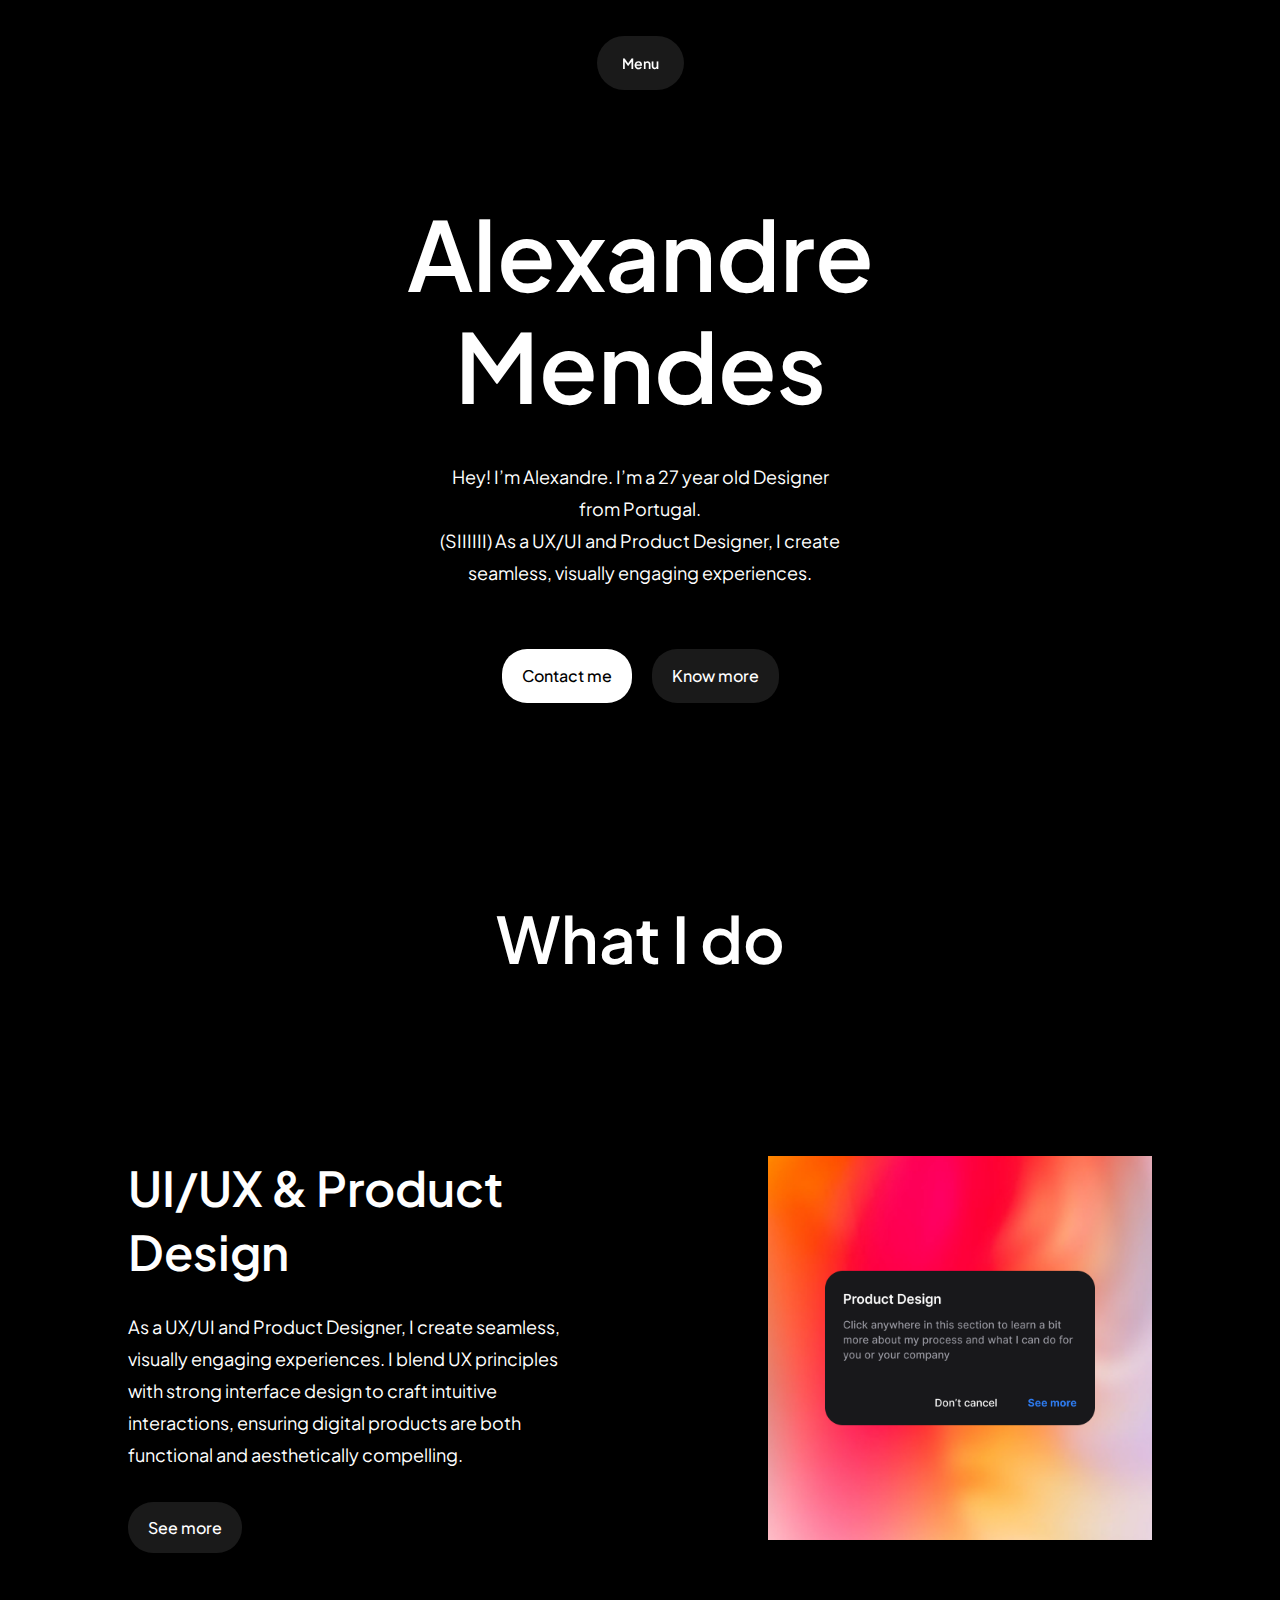
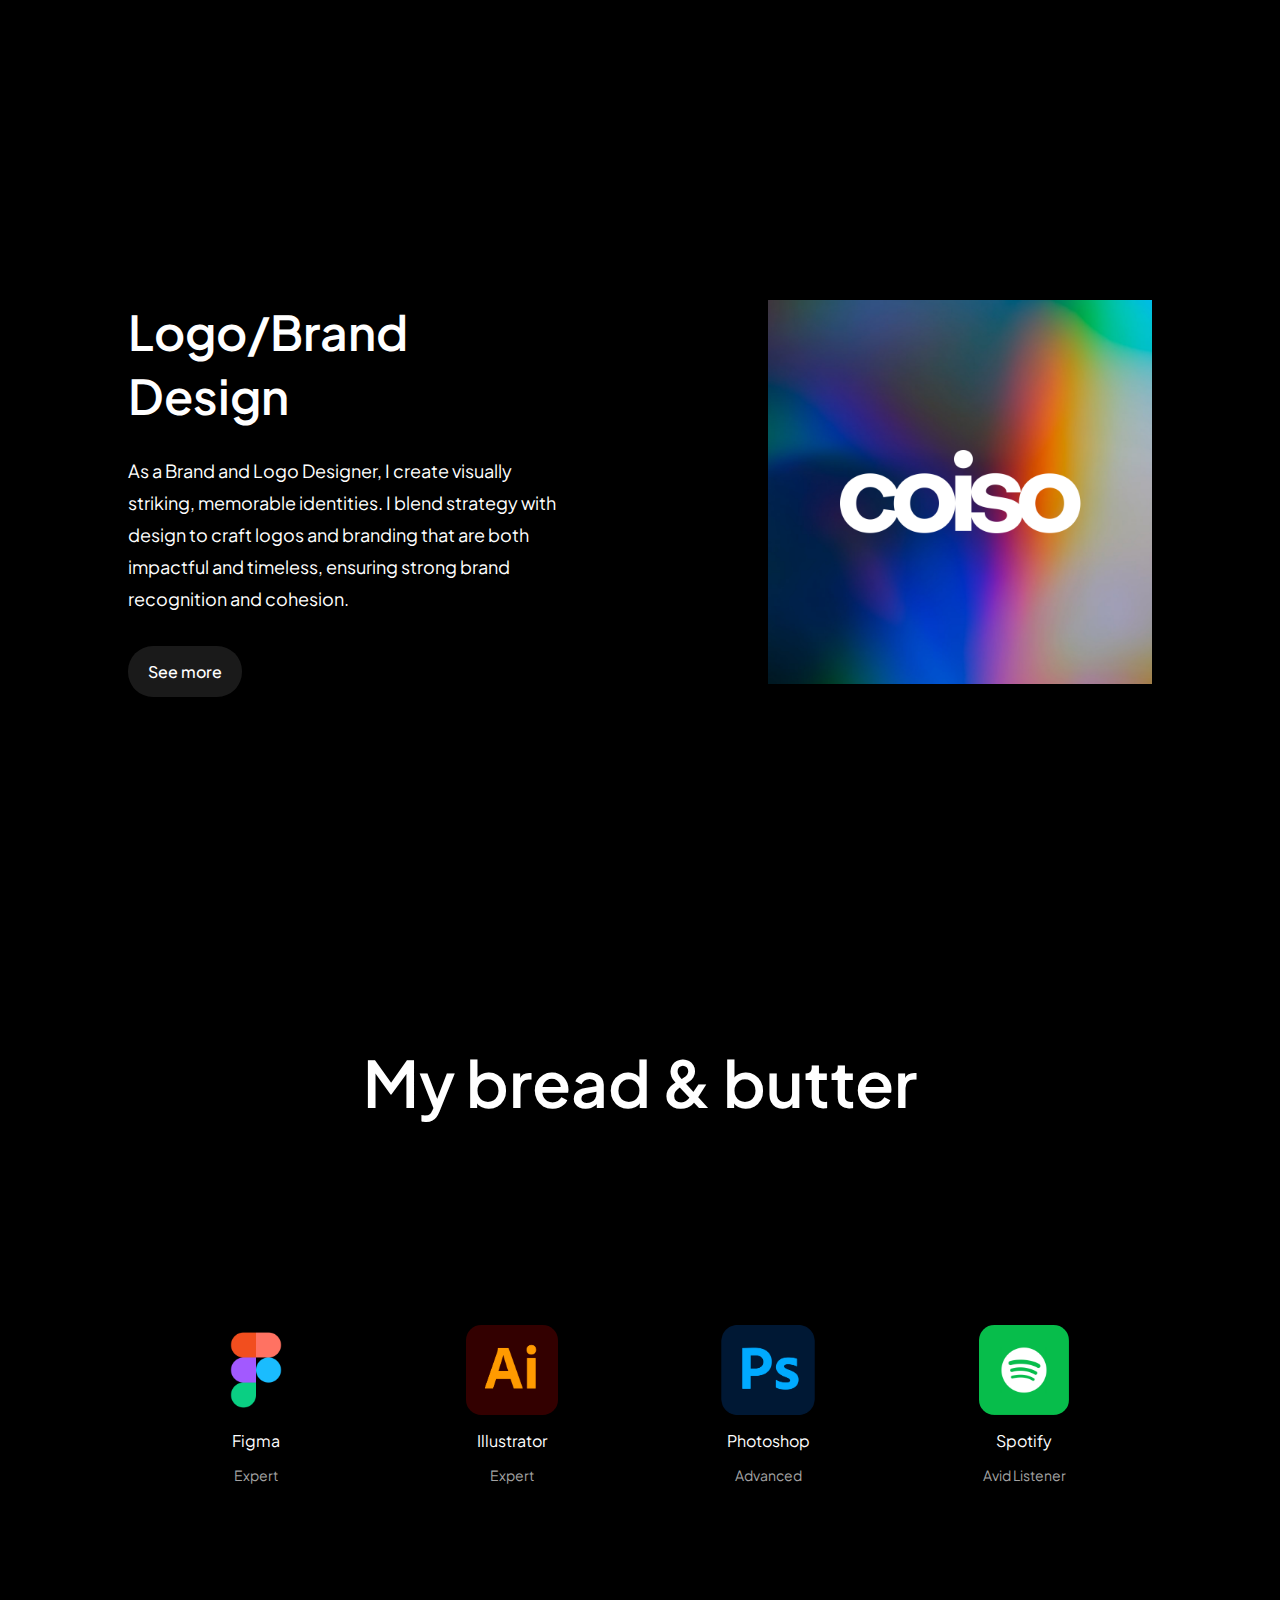
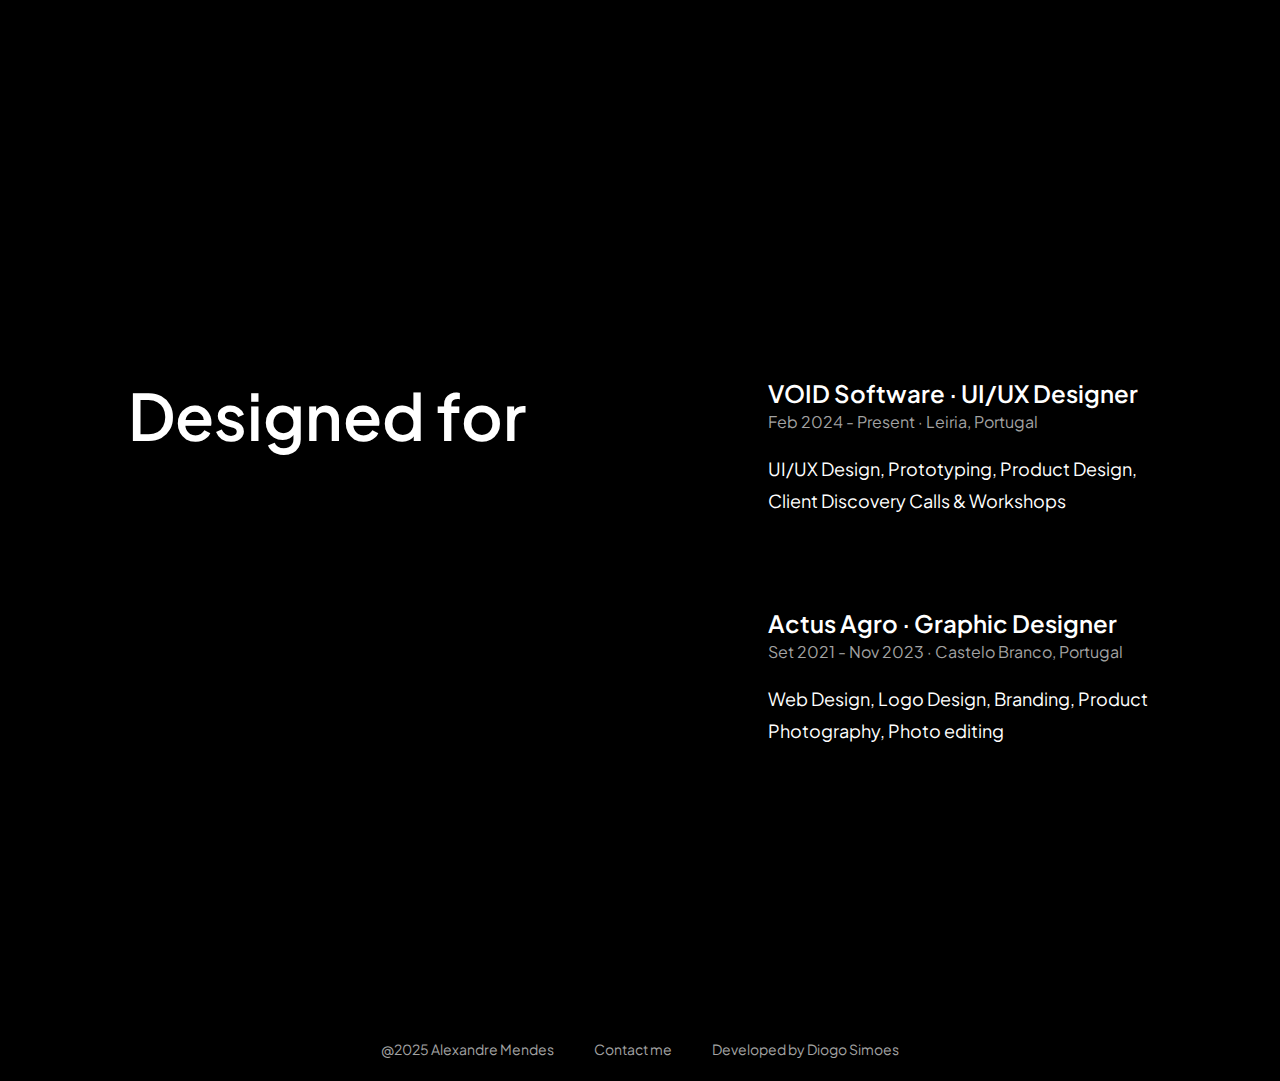
<file: index.html>
<!DOCTYPE html>
<html lang="en">

<head>
    <meta charset="UTF-8">
    <meta name="viewport" content="width=device-width, initial-scale=1.0">
    <link rel="preconnect" href="https://fonts.googleapis.com">
    <link rel="preconnect" href="https://fonts.gstatic.com" crossorigin>
    <link href="https://fonts.googleapis.com/css2?family=JetBrains+Mono:ital,wght@0,100..800;1,100..800&family=Plus+Jakarta+Sans:ital,wght@0,200..800;1,200..800&family=Space+Grotesk:wght@300..700&display=swap" rel="stylesheet">
    <link rel="stylesheet" href="styles/style.css">
    <link rel="stylesheet" href="styles/footer.css">
    <link rel="stylesheet" href="styles/navbar.css">
    <title>Alex Mendes</title>
</head>

<body>
    <div class="navbar">
        <div class="navbar-content">
            <p class="menu-button txt-button">Menu</p>
            <a class="navbar-button txt-button" href="./index.html">Home</a>
            <a class="navbar-button txt-button" href="./about.html">About</a>
            <a class="navbar-button txt-button" href="./uiux.html">UI/UX</a>
            <a class="navbar-button txt-button" href="./logos.html">Logos</a>
            <a class="navbar-button txt-button" id="navbar-contact-me" href="https://www.linkedin.com/in/alexandre-mendes-uiux">Contact me</a>
        </div>
        <div class="more">
            <div class="bar"></div>
            <p>More</p>
        </div>
    </div>

    <div class="flex col">
        <div class="page flex center-content">
            <div class="intro flex col">
                <h1 class="title txt-title-extra-large">Alexandre Mendes</h1>
                <p class="description txt-large">Hey! I’m Alexandre. I’m a 27 year old Designer from Portugal. </br>(SIIIIII) As a
                    UX/UI and Product Designer, I create seamless, visually engaging experiences.</p>
                <div class="button-wrapper flex row">
                    <a href="https://www.linkedin.com/in/alexandre-mendes-uiux" class="button txt-button active">Contact me</a>
                    <a href="./about.html" class="button txt-button">Know more</a>
                </div>
            </div>
        </div>

        <div class="page flex center-content">
            <h1 class="title txt-title-large">What I do</h1>
        </div>  

        <div class="page flex center-content">
            <div class="content-wrapper flex row">
                <div class="content">
                    <h1 class="title txt-title-medium">UI/UX & Product Design</h1>
                    <p class="description txt-large">As a UX/UI and Product Designer, I create seamless, visually engaging
                        experiences. I blend UX principles with strong interface design to craft intuitive interactions,
                        ensuring digital products are both functional and aesthetically compelling.</p>
                    <div class="button-wrapper">
                        <a  href="./uiux.html" class="button txt-button">See more</a>
                    </div>
                </div>
                <div class="image">
                    <img src="images/product_design.png" alt="product_design.png">
                </div>
            </div>
        </div>

        <div class="page flex center-content">
            <div class="content-wrapper flex row">
                <div class="content">
                    <h1 class="title txt-title-medium">Logo/Brand Design</h1>
                    <p class="description txt-large">As a Brand and Logo Designer, I create visually striking, memorable
                        identities. I blend strategy with design to craft logos and branding that are both impactful and
                        timeless, ensuring strong brand recognition and cohesion.</p>
                    <div class="button-wrapper">
                        <a href="./logos.html" class="button txt-button">See more</a>
                    </div>
                </div>
                <div class="image">
                    <img src="images/coiso.png" alt="coiso.png">
                </div>
            </div>
        </div>

        <div class="page flex center-content">
            <div class="content-wrapper flex col icons">
                <h1 class="title txt-title-large">My bread & butter </h1>
                <div class="content flex row icons">
                    <div class="icon">
                        <img src="images/figma.png" alt="">
                        <h1 class="txt-medium">Figma</h1>
                        <p class="txt-small">Expert</p>
                        <p class="hidden txt-small">UI/UX Design, Flow &interactions design and Component Libraries</p>
                    </div>
                    <div class="icon">
                        <img src="images/illustrator.png" alt="">
                        <h1 class="txt-medium">Illustrator</h1>
                        <p class="txt-small">Expert</p>
                        <p class="hidden txt-small">Pixel perfect Logo creation, illustrations and Graphic Design</p>
                    </div>
                    <div class="icon">
                        <img src="images/photoshop.png" alt="">
                        <h1 class="txt-medium">Photoshop</h1>
                        <p class="txt-small">Advanced</p>
                        <p class="hidden txt-small">Photo Editing in product photography, Portraits & more</p>
                    </div>
                    <div class="icon">
                        <img src="images/spotify.png" alt="">
                        <h1 class="txt-medium">Spotify</h1>
                        <p class="txt-small">Avid Listener</p>
                        <p class="hidden txt-small">Tyler, the Creator and Kendrick Lamar, with a bit of R&B on top</p>
                    </div>
                </div>
            </div>
        </div>

        <div class="page flex center-content">
            <div class="content-wrapper flex">
                <div class="content experience flex row">
                    <div>
                        <h1 class="title txt-title-large">Designed for</h1>
                    </div>
                    <div>
                        <div class="flex col experience-item">
                            <h1 class="title txt-title-extra-small">VOID Software · UI/UX Designer</h1>
                            <p class="date txt-medium">Feb 2024 - Present · Leiria, Portugal</p>
                            <p class="description txt-large">UI/UX Design, Prototyping, Product Design, Client Discovery Calls &
                                Workshops</p>
                        </div>
                        <div class="flex col experience-item">
                            <h1 class="title txt-title-extra-small">Actus Agro · Graphic Designer</h1>
                            <p class="date txt-medium">Set 2021 - Nov 2023 · Castelo Branco, Portugal</p>
                            <p class="description txt-large">Web Design, Logo Design, Branding, Product Photography, Photo editing
                            </p>
                        </div>
                    </div>
                </div>
            </div>
        </div>

        <div class="footer">
            <p class="txt-small">@2025 Alexandre Mendes</p>
            <a class="txt-small"href="https://www.linkedin.com/in/alexandre-mendes-uiux">Contact me</a>
            <p class="txt-small">Developed by Diogo Simoes</p>
        </div>

    </div>
    
    <script src="scripts/navbar.js"></script>
</body>

</html>
</file>
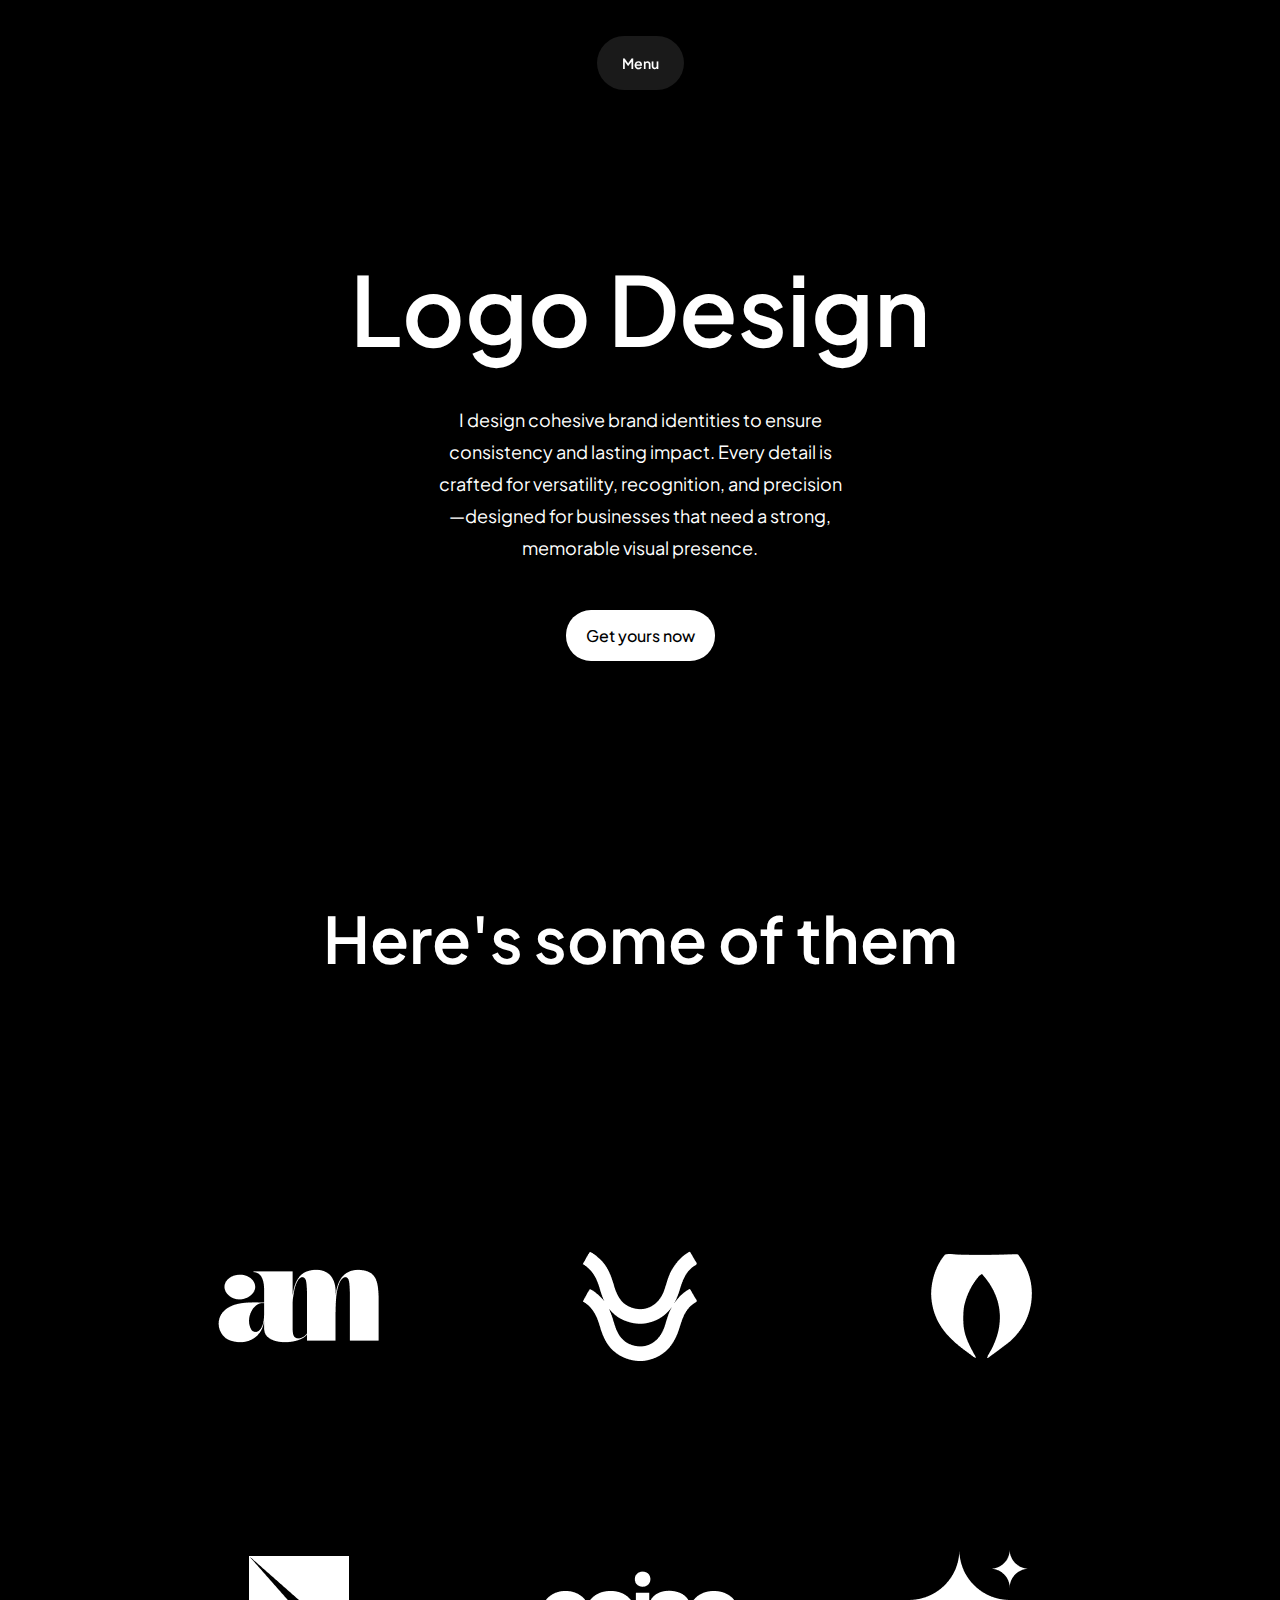
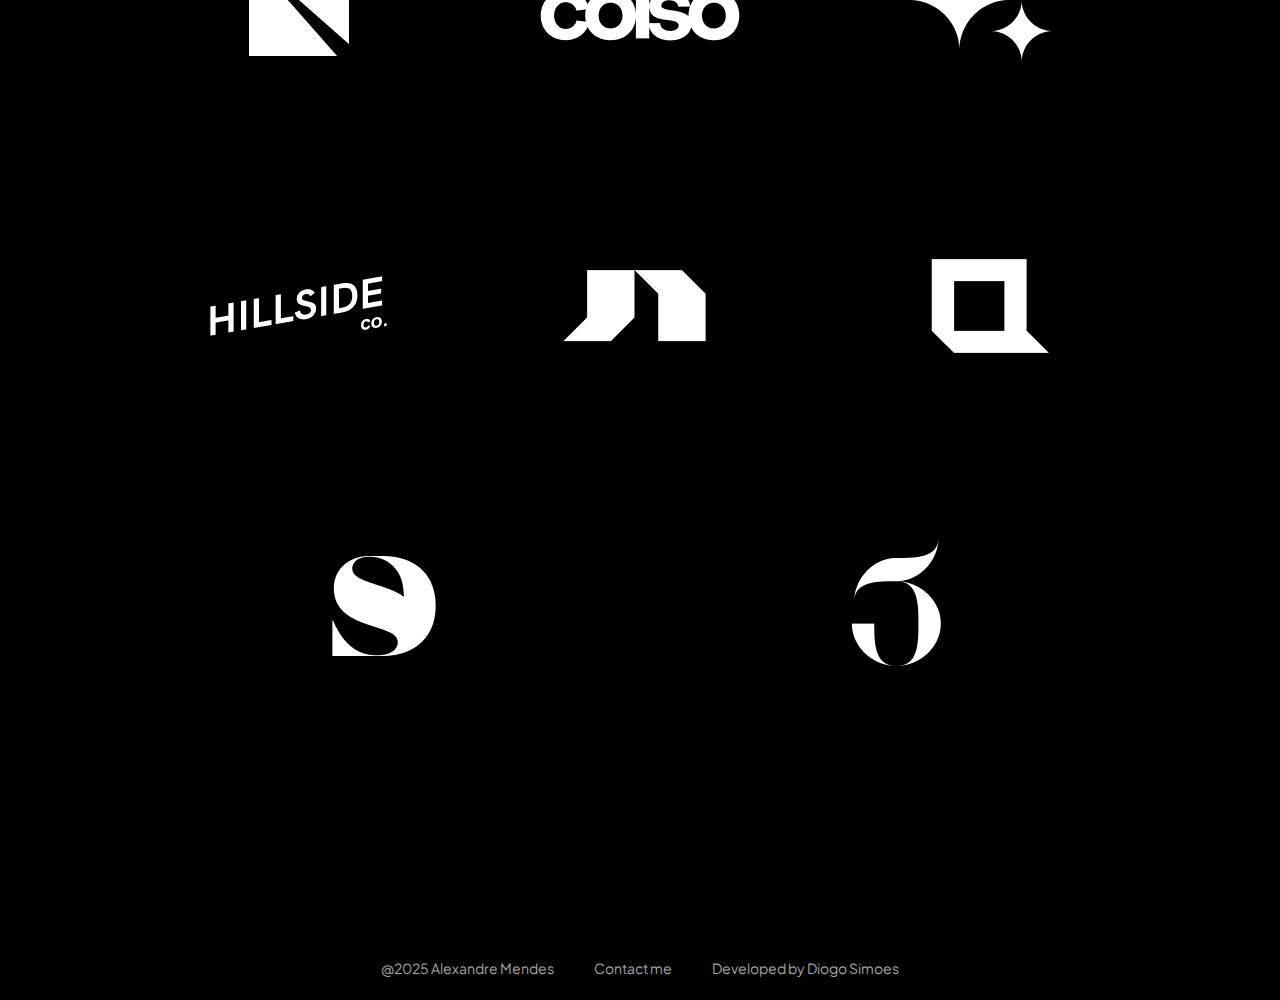
<file: logos.html>
<!DOCTYPE html>
<html lang="en">

<head>
    <meta charset="UTF-8">
    <meta name="viewport" content="width=device-width, initial-scale=1.0">
    <link rel="preconnect" href="https://fonts.googleapis.com">
    <link rel="preconnect" href="https://fonts.gstatic.com" crossorigin>
    <link
        href="https://fonts.googleapis.com/css2?family=JetBrains+Mono:ital,wght@0,100..800;1,100..800&family=Plus+Jakarta+Sans:ital,wght@0,200..800;1,200..800&family=Space+Grotesk:wght@300..700&display=swap"
        rel="stylesheet">
    <link rel="stylesheet" href="styles/style.css">
    <link rel="stylesheet" href="styles/footer.css">
    <link rel="stylesheet" href="styles/navbar.css">
    <title>Alex - Logos</title>
</head>

<body>
    <div class="navbar">
        <div class="navbar-content">
            <p class="menu-button txt-button">Menu</p>
            <a class="navbar-button txt-button" href="./index.html">Home</a>
            <a class="navbar-button txt-button" href="./about.html">About</a>
            <a class="navbar-button txt-button" href="./uiux.html">UI/UX</a>
            <a class="navbar-button txt-button" href="./logos.html">Logos</a>
            <a class="navbar-button txt-button" id="navbar-contact-me" href="https://www.linkedin.com/in/alexandre-mendes-uiux">Contact me</a>
        </div>
        <div class="more">
            <div class="bar"></div>
            <p>More</p>
        </div>
    </div>

    <div class="flex col">
        <div class="page flex center-content">
            <div class="intro flex col">
                <h1 class="title txt-title-extra-large">Logo Design</h1>
                <p class="description txt-large">I design cohesive brand identities to ensure consistency and lasting impact.
                    Every detail is crafted for versatility, recognition, and precision—designed for businesses that
                    need a strong, memorable visual presence. </p>
                <div class="button-wrapper">
                    <a href="https://www.linkedin.com/in/alexandre-mendes-uiux" class="button txt-button active">Get yours now</a>
                </div>
            </div>
        </div>

        <div class="page flex center-content">
            <h1 class="title txt-title-large">Here's some of them</h1>
        </div>

        <div class="page flex center-content">
            <div class="content-wrapper flex row logos">
                <div class="content flex row logos">
                    <img class="logo" src="images/logos/Logo_1.png" alt="">
                    <img class="logo" src="images/logos/Logo_2.png" alt="">
                    <img class="logo" src="images/logos/Logo_3.png" alt="">
                    <img class="logo" src="images/logos/Logo_4.png" alt="">
                    <img class="logo" src="images/logos/Logo_5.png" alt="">
                    <img class="logo" src="images/logos/Logo_6.png" alt="">
                    <img class="logo" src="images/logos/Logo_7.png" alt="">
                    <img class="logo" src="images/logos/Logo_8.png" alt="">
                    <img class="logo" src="images/logos/Logo_9.png" alt="">
                    <img class="logo" src="images/logos/Logo_10.png" alt="">
                    <img class="logo" src="images/logos/Logo_11.png" alt="">
                </div>
            </div>
        </div>

        <div class="footer">
            <p class="txt-small">@2025 Alexandre Mendes</p>
            <a class="txt-small" href="https://www.linkedin.com/in/alexandre-mendes-uiux">Contact me</a>
            <p class="txt-small">Developed by Diogo Simoes</p>
        </div>

    </div>
    <script src="scripts/navbar.js"></script>
</body>

</html>
</file>
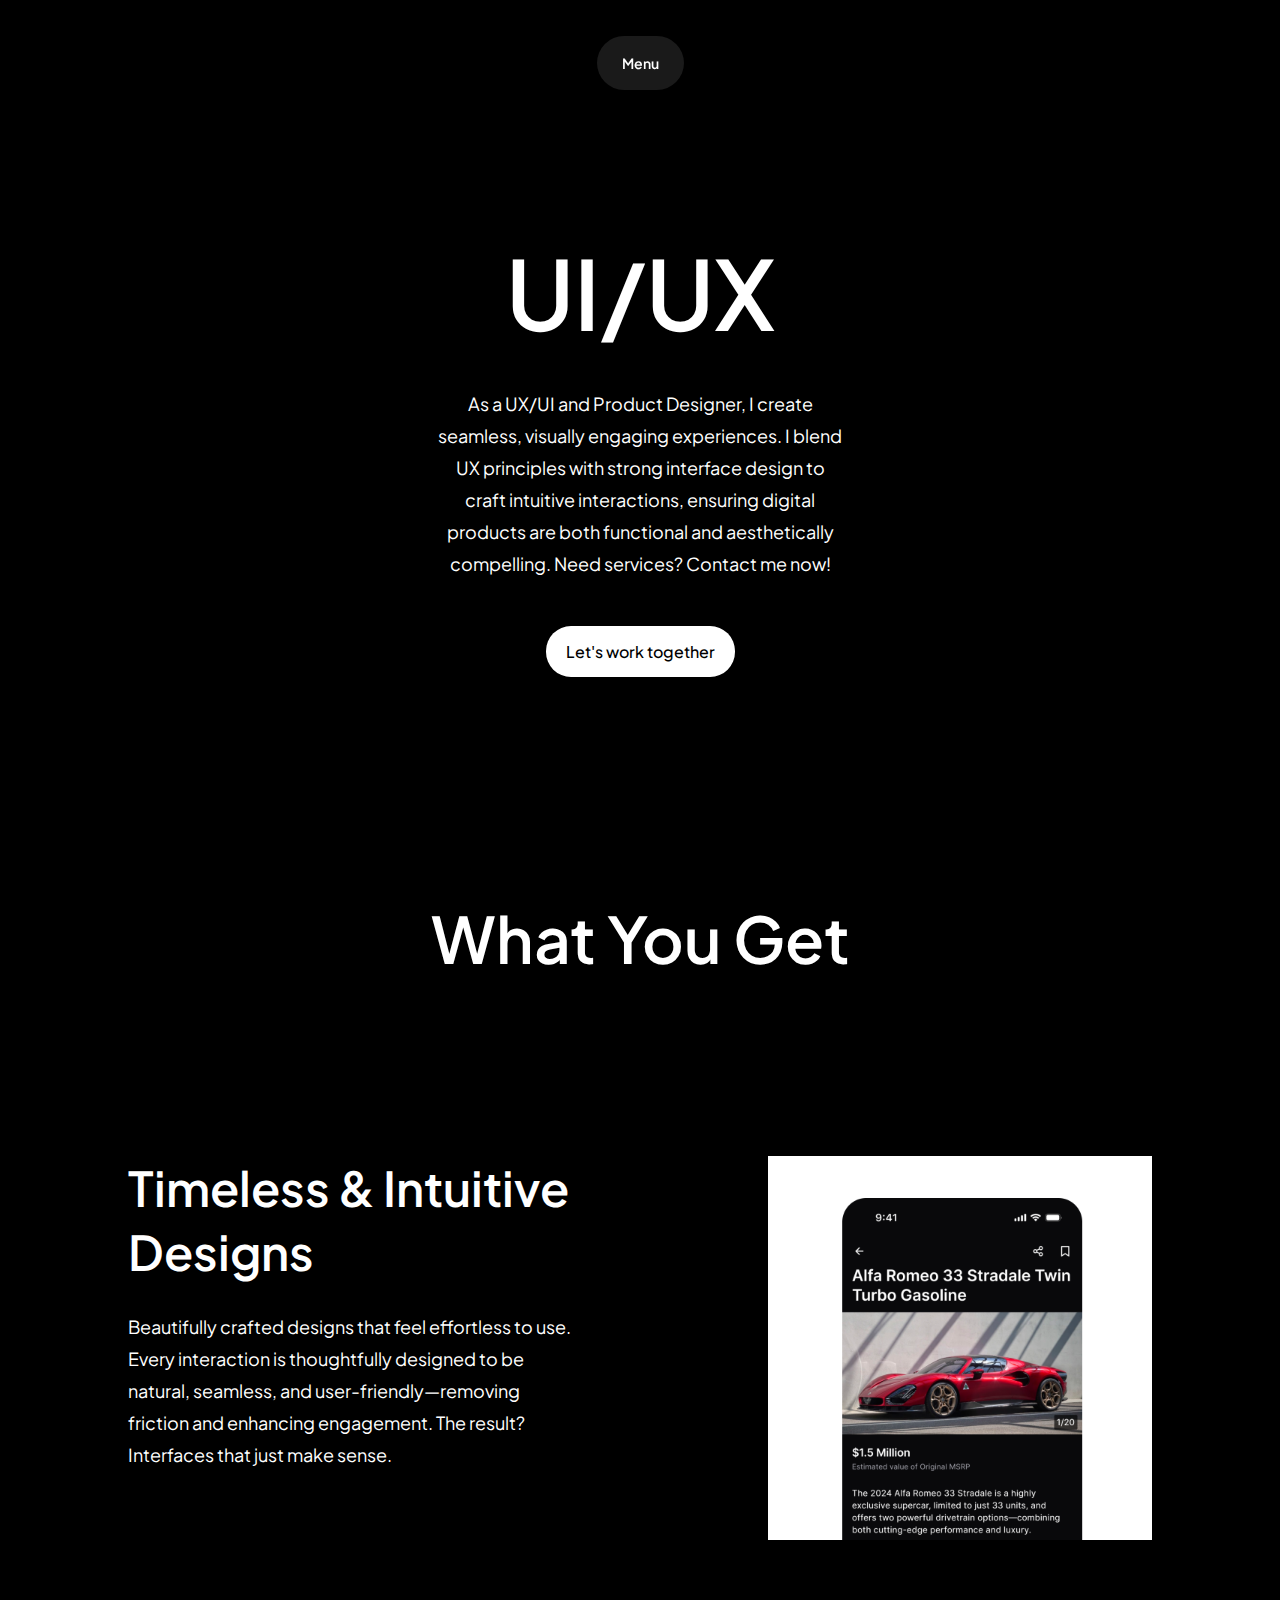
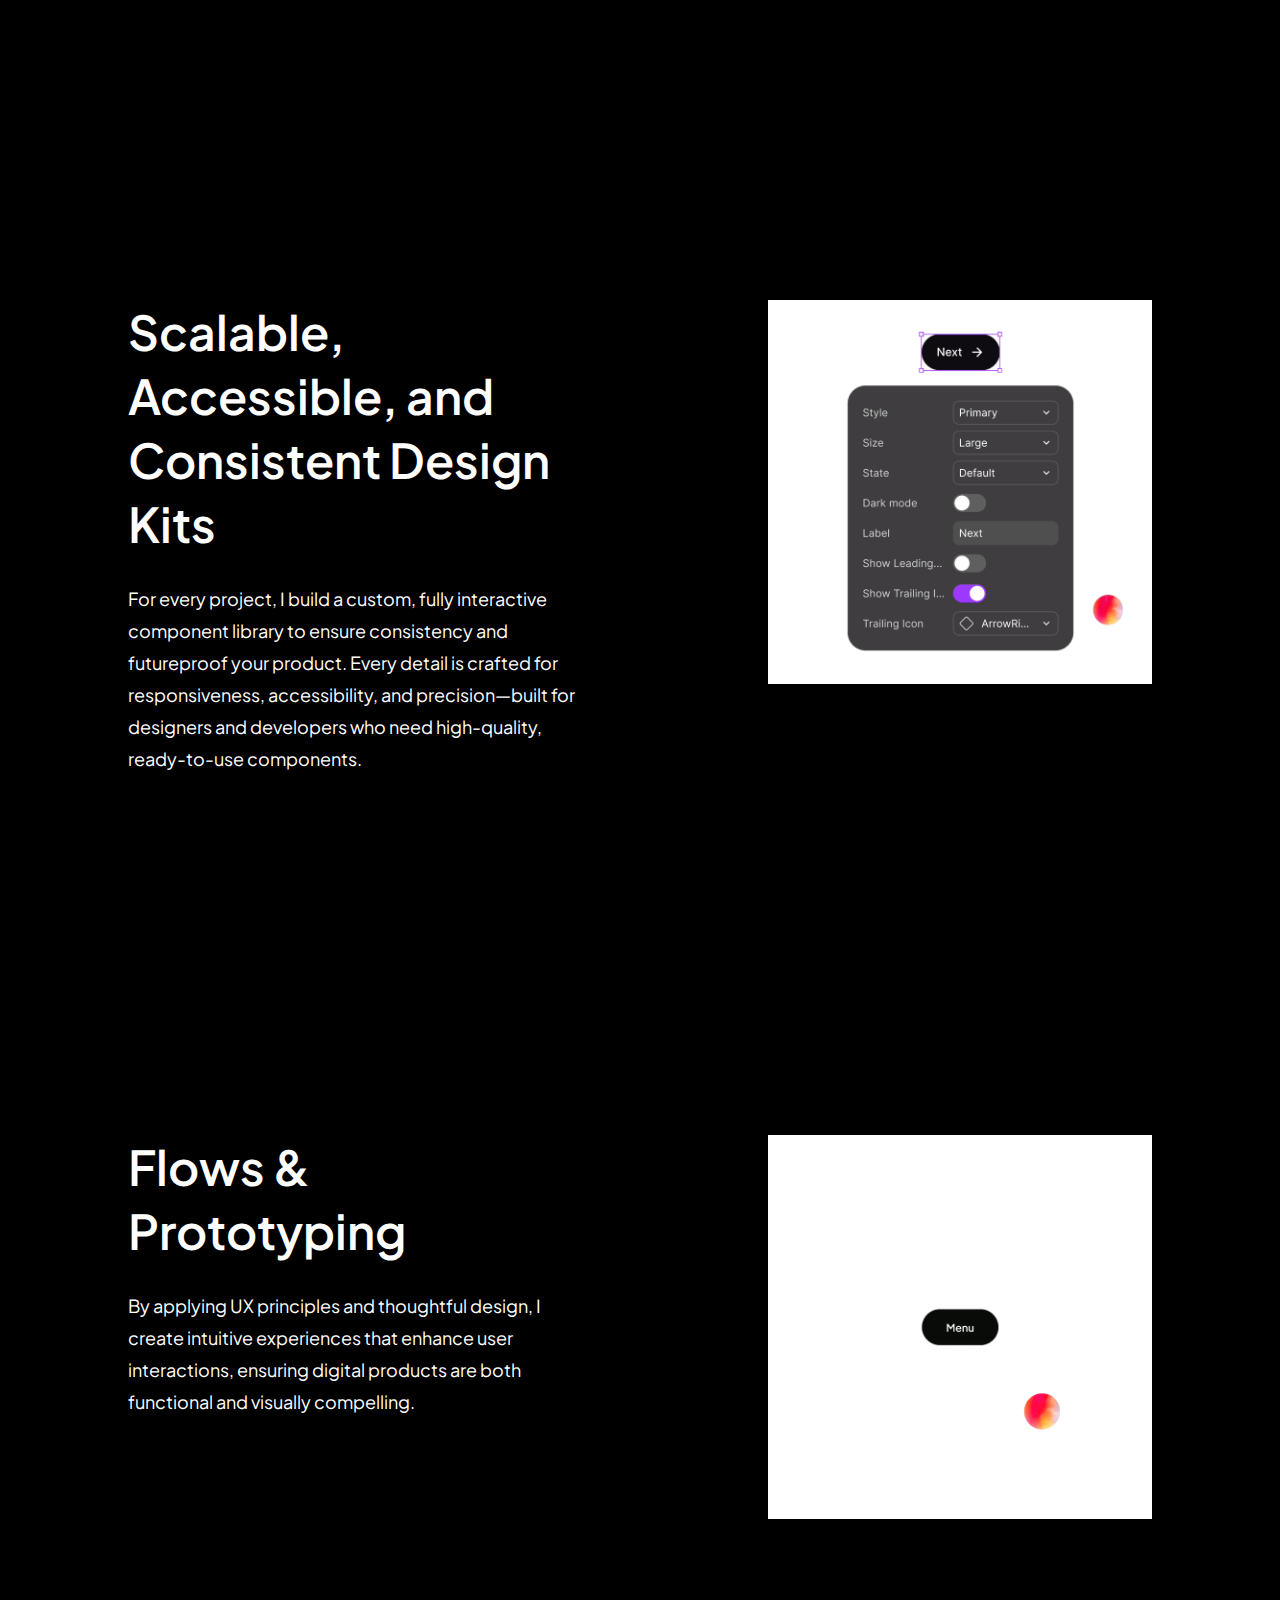
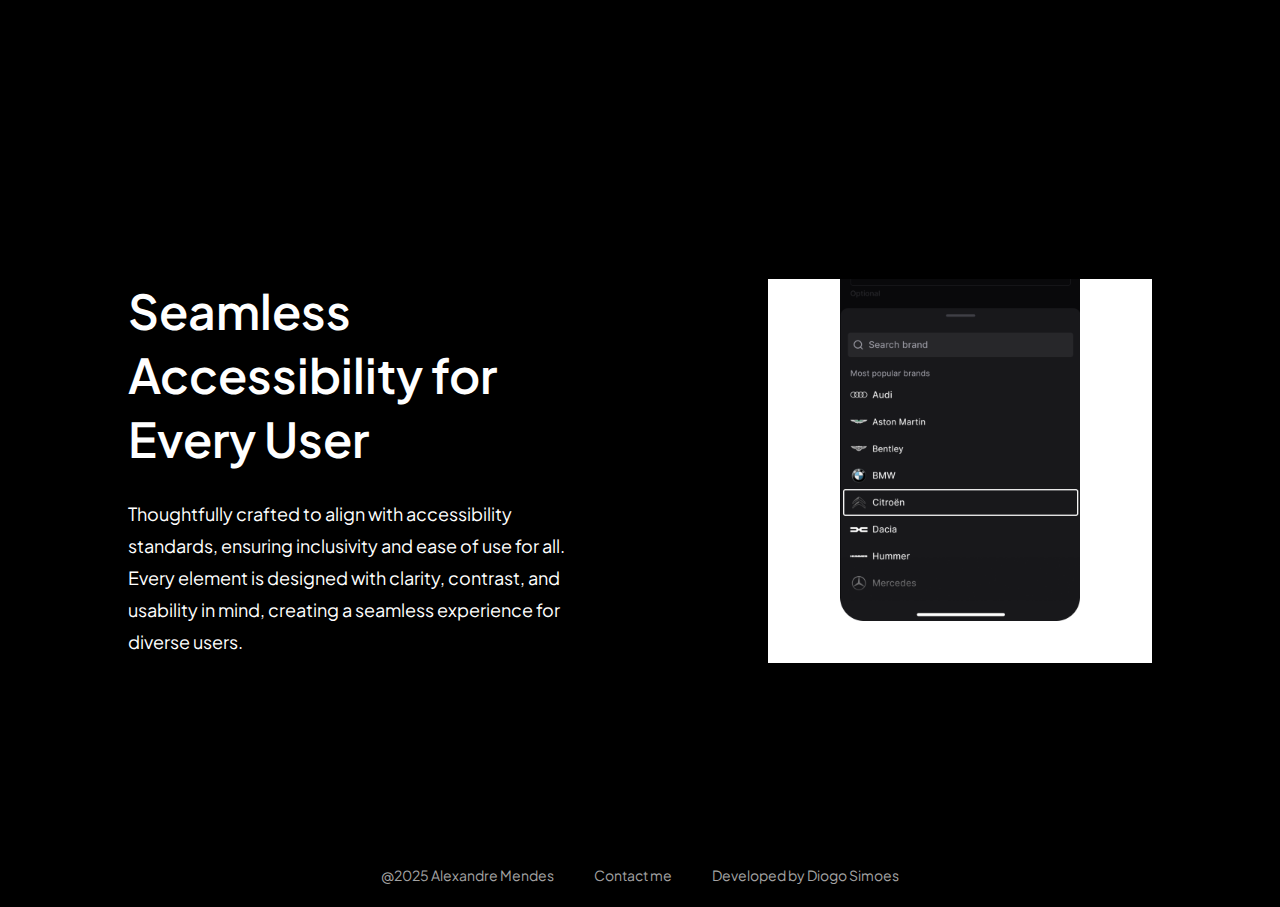
<file: uiux.html>
<!DOCTYPE html>
<html lang="en">

<head>
    <meta charset="UTF-8">
    <meta name="viewport" content="width=device-width, initial-scale=1.0">
    <link rel="preconnect" href="https://fonts.googleapis.com">
    <link rel="preconnect" href="https://fonts.gstatic.com" crossorigin>
    <link href="https://fonts.googleapis.com/css2?family=JetBrains+Mono:ital,wght@0,100..800;1,100..800&family=Plus+Jakarta+Sans:ital,wght@0,200..800;1,200..800&family=Space+Grotesk:wght@300..700&display=swap" rel="stylesheet">
    <link rel="stylesheet" href="styles/style.css">
    <link rel="stylesheet" href="styles/footer.css">
    <link rel="stylesheet" href="styles/navbar.css">
    <title>Alex - UI/UX</title>
</head>

<body>
    <div class="navbar">
        <div class="navbar-content">
            <p class="menu-button txt-button">Menu</p>
            <a class="navbar-button txt-button" href="./index.html">Home</a>
            <a class="navbar-button txt-button" href="./about.html">About</a>
            <a class="navbar-button txt-button" href="./uiux.html">UI/UX</a>
            <a class="navbar-button txt-button" href="./logos.html">Logos</a>
            <a class="navbar-button txt-button" id="navbar-contact-me" href="https://www.linkedin.com/in/alexandre-mendes-uiux">Contact me</a>
        </div>
        <div class="more">
            <div class="bar"></div>
            <p>More</p>
        </div>
    </div>

    <div class="flex col">
        <div class="page flex center-content">
            <div class="intro flex col">
                <h1 class="title txt-title-extra-large">UI/UX</h1>
                <p class="description txt-large">As a UX/UI and Product Designer, I create seamless, visually engaging
                    experiences. I blend UX principles with strong interface design to craft intuitive interactions,
                    ensuring digital products are both functional and aesthetically compelling. Need services? Contact
                    me now!</p>
                <div class="button-wrapper">
                    <a href="https://www.linkedin.com/in/alexandre-mendes-uiux" class="button txt-button active">Let's work together</a>
                </div>
            </div>
        </div>

        <div class="page flex center-content">
            <h1 class="title txt-title-large">What You Get</h1>
        </div>

        <div class="page flex center-content">
            <div class="content-wrapper flex row">
                <div class="content">
                    <h1 class="title txt-title-medium">Timeless & Intuitive Designs</h1>
                    <p class="description txt-large">Beautifully crafted designs that feel effortless to use. Every interaction is
                        thoughtfully designed to be natural, seamless, and user-friendly—removing friction and enhancing
                        engagement. The result? Interfaces that just make sense.</p>
                </div>
                <div class="image">
                    <img src="images/uiux1.png" alt="product_design.png">
                </div>
            </div>
        </div>

        <div class="page flex center-content">
            <div class="content-wrapper flex row">
                <div class="content">
                    <h1 class="title txt-title-medium">Scalable, Accessible, and Consistent Design Kits</h1>
                    <p class="description txt-large">For every project, I build a custom, fully interactive component library to
                        ensure consistency and futureproof your product. Every detail is crafted for responsiveness,
                        accessibility, and precision—built for designers and developers who need high-quality,
                        ready-to-use components.</p>
                </div>
                <div class="image">
                    <img src="images/uiux2.gif" alt="uiux2.gif">
                </div>
            </div>
        </div>

        <div class="page flex center-content">
            <div class="content-wrapper flex row">
                <div class="content">
                    <h1 class="title txt-title-medium">Flows & Prototyping</h1>
                    <p class="description txt-large">By applying UX principles and thoughtful design, I create intuitive
                        experiences that enhance user interactions, ensuring digital products are both functional and
                        visually compelling.</p>
                </div>
                <div class="image">
                    <img src="images/uiux3.gif" alt="uiux3.gif">
                </div>
            </div>
        </div>

        <div class="page flex center-content">
            <div class="content-wrapper flex row">
                <div class="content">
                    <h1 class="title txt-title-medium">Seamless Accessibility for Every User</h1>
                    <p class="description txt-large">Thoughtfully crafted to align with accessibility standards, ensuring
                        inclusivity and ease of use for all. Every element is designed with clarity, contrast, and
                        usability in mind, creating a seamless experience for diverse users.</p>
                </div>
                <div class="image">
                    <img src="images/uiux4.png" alt="product_design.png">
                </div>
            </div>
        </div>

        <div class="footer">
            <p class="txt-small">@2025 Alexandre Mendes</p>
            <a class="txt-small" href="https://www.linkedin.com/in/alexandre-mendes-uiux">Contact me</a>
            <p class="txt-small">Developed by Diogo Simoes</p>
        </div>

    </div>

    <script src="scripts/navbar.js"></script>
</body>

</html>
</file>
<file: styles/style.css>
/* 
    BASE 
*/

body {
    margin: 0;
    background-color: black;
    color: white;

    font-family: "Plus Jakarta Sans", serif;
    font-optical-sizing: auto;
    font-weight: normal;
    font-style: normal;
}

body * {
    margin: 0;
}


/* 
    COMMON 
*/

.page {
    height: fit-content;
}

.page:has(.intro),
.page:has(.about) {
    height: 100vh;
}

.page .title {
    justify-self: center;
    align-self: center;
}

.flex {
    display: flex;
}

.row {
    flex-direction: row;
}

.col {
    flex-direction: column;
}

.center-content {
    justify-content: center;
    align-content: center;
}

.space-content {
    justify-content: space-around;
    align-content: center;
}

/* 
    BUTTON 
*/

.button-wrapper {
    margin-top: 5vh;
    justify-content: space-between;
}

.button {
    padding: 15px 20px;
    background-color: #1a1a1a;
    border-radius: 25px;

    color: white;
    font-weight: 600;
    font-size: 15px;
    cursor: pointer;
    text-decoration: none;
}

.button-wrapper .button {
    margin-left: 20px;
}

.button-wrapper .button:first-child {
    margin-left: 0;
}

.active {
    background-color: white;
    color: black;
}


/* 
    TEXT 
*/

.txt-button {
    font-size: 1rem;
    font-weight: 500;
    line-height: 1.5rem;
}

.txt-extra-small {
    font-size: 0.8rem;
    font-weight: 400;
    line-height: 1.25rem;
}

.txt-small {
    font-size: 0.875rem;
    font-weight: 400;
    line-height: 1.5rem;
}

.txt-medium {
    font-size: 1rem;
    font-weight: 400;
    line-height: 1.625rem;
}

.txt-large {
    font-size: 1.125rem;
    font-weight: 400;
    line-height: 2rem;
}

/* h4 */
.txt-title-extra-small {
    font-size: 1.5rem;
    font-weight: 600;
    line-height: 2rem;
}

/* h3 */
.txt-title-small {
    font-size: 2rem;
    font-weight: 600;
    line-height: 2.875rem;
}

/* h2 */
.txt-title-medium {
    font-size: 3rem;
    font-weight: 600;
    line-height: 4rem;
}

/* h1 */
.txt-title-large {
    font-size: 4rem;
    font-weight: 600;
    line-height: 4.75rem;
}

/* big title */
.txt-title-extra-large {
    font-size: 6rem;
    font-weight: 600;
    line-height: 7rem;
}


/* 
    INTRO 
*/

.intro {
    width: 50vw;

    justify-content: center;
    align-items: center;
}

.intro .title {
    align-self: center;
    text-align: center;
}

.intro .description {
    width: 32vw;
    margin-top: 40px;
    text-align: center;
}

.intro .button-wrapper {
    margin-top: 60px;
}

.intro .button-wrapper .button:first-child {
    margin-left: 0;
}


/* 
    ABOUT 
*/

.content.about{
    align-content: center;
}

.about-img {
    width: 30vw;
    max-width: 50%;
    height: 30vw;

    object-fit: cover;
    object-position: 50% 50%;
}


/* 
    CONTENT 
*/

.content-wrapper {
    width: 80vw;
    margin-top: 20vh;
    margin-bottom: 20vh;

    justify-content: space-between;
}

.content {
    width: 35vw;
    align-items: start;
}

.content .title {
    margin-bottom: 3vh;

    align-self: flex-start;
}

/* 
    BIO
 */

.content-wrapper.bio {
    align-items: flex-start;
}


/* 
    EXPERIENCE 
*/

.experience {
    width: 80vw;

    justify-content: space-between;
    align-content: start;
    text-align: left;
}

.experience-item {
    width: 30vw;
    margin-bottom: 10vh;

    justify-content: left;
}

.experience-item .title {
    margin-bottom: 0px;
}

.experience-item .date {
    color: #A3A3A3;
}

.experience-item .description {
    margin-top: 2vh;
}

.image {
    width: 30vw;
    height: 30vw;
}

.image img {
    max-width: 100%;
    max-height: 100%;
}


/* 
    ICONS 
*/

.content-wrapper.icons .title {
    margin-bottom: 10vh;
}

.content.icons {
    width: 80vw;
    margin-top: 10vh;

    justify-content: space-around;
}

.icon {
    width: 150px;
    padding: 25px;
    border-radius: 25px;

    flex-wrap: wrap;
    text-align: center;
    transition: all 100ms;
}

.icon .hidden {
    visibility: collapse;
    transition: all 100ms;
}

.icon:hover {
    background-color: #141414;
}

.icon:hover .hidden {
    visibility: inherit;
    color: white;
}

.icon h1 {
    margin-top: 1vh;

    text-align: center;
}

.icon p {
    margin-top: 1vh;
    text-align: center;
    color: #A3A3A3;
}

.icon img {
    max-width: 100px;
    max-height: 10vh;

    align-self: center;
    border-radius: 1.2vw;
}


/* 
    GEAR 
*/


.content-wrapper.gear .title {
    margin-bottom: 80px;
}

.content.gear {
    width: 80vw;
    justify-content: space-evenly;
    flex-wrap: wrap;
}

.content .gear {
    width: 15vw;
    min-width: 250px;
    margin: 50px 20px;
}

.gear .image {
    width: 100%;
    height: fit-content;
}

.gear .image img {
    max-width: 100%;
    width: 100%;
    min-width: 100%;
    height: 100%;
    object-fit: cover;
}

.content .gear .title {
    max-width: 100%;
    margin-top: 1vh;

    text-align: left;
}

.gear .description {
    max-width: 100%;
    margin-top: -50px;
    text-align: left;
}

/* 
    LOGOS
*/
.content-wrapper.logos {
    justify-content: center;
}

.content.logos {
    width: 80vw;
    flex-wrap: wrap;
    justify-content: space-around;
}

.logo {
    width: 20vw;
    max-width: fit-content;
    margin: 50px;
}


/* 
    TEST 
*/

.aqua {
    background-color: aqua;
}


.yellow {
    background-color: yellow;
}


/* 
    MOBILE SUPPORT 
*/

@media only screen and (max-width: 600px) {

    /* 
        TEXT 
    */

    .txt-button {
        font-size: 0.938rem;
        font-weight: 500;
        line-height: 1.5rem;
    }

    .txt-extra-small {
        font-size: 0.75rem;
        font-weight: 400;
        line-height: 1.125rem;
    }

    .txt-small {
        font-size: 0.813rem;
        font-weight: 400;
        line-height: 1.25rem;
    }

    .txt-medium {
        font-size: 0.875rem;
        font-weight: 400;
        line-height: 1.5rem;
    }

    .txt-large {
        font-size: 1rem;
        font-weight: 400;
        line-height: 1.625rem;
    }

    /* h4 */
    .txt-title-extra-small {
        font-size: 1.125rem;
        font-weight: 600;
        line-height: 1.75rem;
    }

    /* h3 */
    .txt-title-small {
        font-size: 1.5rem;
        font-weight: 600;
        line-height: 2.25rem;
    }

    /* h2 */
    .txt-title-medium {
        font-size: 2.25rem;
        font-weight: 600;
        line-height: 2.75rem;
    }

    /* h1 */
    .txt-title-large {
        font-size: 3rem;
        font-weight: 600;
        line-height: 4rem;
    }

    /* big title */
    .txt-title-extra-large {
        font-size: 4rem;
        font-weight: 600;
        line-height: 4rem;
    }



    .page {
        height: auto;
        margin-bottom: 5vh;
    }

    .page .title {
        font-size: 36px;
    }

    .page:first-child {
        height: 100vh;
    }

    .intro {
        width: 90vw;
    }

    .intro .title {
        font-size: 52px;
        text-align: center;
    }

    .intro .description {
        width: 100%;
        font-size: 16px;
        font-weight: 400;
    }

    .content-wrapper {
        margin-top: 5vh;
        margin-bottom: 5vh;

        flex-direction: column-reverse;
        justify-content: center;
        align-items: center;
    }

    .content {
        width: 80vw;
    }

    .content .title {
        font-size: 28px;
        margin-top: 25px;
    }

    .content .description {
        font-size: 16px;
        font-weight: normal;
    }

    .image {
        width: 80vw;
        height: 80vw;
    }

    .image img {
        width: 100%;
        height: 100%
    }

    .content-wrapper.icons{
        flex-direction: column;
    }

    .content-wrapper.icons h1 {
        margin-top: 10vh;

        font-weight: 600;
        font-size: 36px;
        text-align: center;
    }

    .icons {
        width: 80vw;
        margin-top: 10vh;
        flex-wrap: wrap;
    }

    .icon {
        padding: 0px;
        border-radius: 0px;
        width: 40vw;
        margin-bottom: 10vh;
    }

    .icon:hover {
        padding: 0;
        background-color: black;
    }

    .icons .icon:hover .hidden {
        visibility: collapse;
    }

    .icons .icon h1 {
        margin-top: 10px;
        font-size: 18px;
    }

    .icon p {
        margin-top: 10px;
        font-size: 12px;
    }

    .icon img {
        max-width: 40vw;
        max-height: 10vh;
        border-radius: 1.2vw;
    }

    .content.experience {
        width: 80vw;
        flex-direction: column;
        justify-content: center;
        align-items: start;
        margin: 0;
    }

    .experience-item {
        width: 100%;
        margin-bottom: 2vh;
    }

    .content.experience .title {
        font-size: 40px;
        margin: 0;
    }

    .experience .experience-item .title {
        margin-top: 5vh;
        font-size: 18px;
        width: fit-content;
    }

    .experience .experience-item .date {
        margin-top: 10px;
        font-size: 14px;
    }

    .experience .experience-item .description {
        margin-top: 15px;
        margin-bottom: 0px;
    }

    .about-img {
        max-width: 100vw;

        width: 80vw;
        height: 80vw;
        margin-top: 50px;

        object-fit: cover;
    }

    .about .button-wrapper {
        visibility: collapse;
    }

    .about {
        width: 80vw;
        flex-direction: column-reverse;
    }

    .about .title {
        font-size: 42px;
        align-self: center;
        text-align: center;
        margin: 0;
        margin-bottom: 5vh;
        margin-top: 25px;
    }

    .about .description {
        text-align: center;
    }

    .about-box {
        height: auto;
        align-content: center;
        margin-top: 0;
    }

    .about .box p {
        margin: 0;
    }


    .gear .title {
        margin: 0px;
        padding: 0px;
    }

    .gear .description {
        margin-top: -50px;
        padding: 0;
    }

    .content.logos {
        width: 80vw;
        justify-content: space-around;
    }

    .logo {
        width: 25vw;
        margin: 10px;
    }
}
</file>
<file: styles/footer.css>
/* 
    FOOTER 
*/

.footer{
    margin: 20px 0;
    
    display: flex;
    flex-direction: row;
    justify-content: space-around;
    align-self: center;
}

.footer p, .footer a{
    margin: 0 20px;
    color: #A3A3A3; 
    text-decoration: none;
}


@media only screen and (max-width: 600px) {
    .footer{
        margin-top: 20vh;
        padding-bottom: 100px;
        
        flex-direction: column;
        justify-content: center;
        align-items: center;
    }

    .footer p, .footer a{
        margin:10px;
    }
}
</file>
<file: styles/navbar.css>
/* 
    NAVBAR 
*/

.navbar{
    width:100vw; /* fallback */
    width: 100dvw;
    height: fit-content;
    position: fixed;
    margin-top: 4vh;
    
    display: flex;
    flex-direction: column;
    justify-content: center;
    justify-items: center;
    align-content: center;
    align-items: center;
}

.navbar p, .navbar a{
    cursor: pointer;
    font-weight: 600;
    font-size: 14px;
    color:white;
    text-decoration: none; 
    text-wrap: nowrap;
    text-overflow: clip;
}

.navbar-content{
    display: flex;
    flex-direction: row;
    justify-content: space-around;
    max-width: fit-content;
    width: 200px;
    padding: 0px 5px;

    border-radius: 30px;
    background-color:rgba(255, 255, 255, 0.1);
    backdrop-filter: blur(10px);
    
    overflow: hidden;
    text-overflow: clip;
    transition: all 250ms ease;
}

.navbar-content.active{
    width: 500px;
}

.navbar-content.active p, .navbar-content a{
    display: none;
}

.navbar-content.active a, .navbar-content p{
    display:initial;
}

.navbar-content .menu-button{
    padding: 15px 20px;
    transition: padding 200ms;
}

.navbar-content .menu-button:hover{
    padding: 20px 20px;
}

.navbar-content .navbar-button{
    padding: 10px 15px;
    margin: 10px 5px;
    border-radius: 25px;

    overflow: hidden;
    text-wrap: nowrap;
    align-self: center;
    background-color: transparent;
}

.navbar-content .navbar-button:hover{
    background-color:rgba(255, 255, 255, 0.05);
}

.navbar .more{
    display: none;
}

.navbar .more.active{
    display: flex;
    flex-direction: column;
    align-items: center;
    background-color: transparent;

}

.navbar .bar{
    width: 30px;
    height: 2px;

    margin: 10px 0px;
    background-color: darkgray;
    transition: width 200ms;
}

.navbar .more p{
    display: none;
    font-size: 12px;
    color: darkgray;
}

.navbar .more:hover{
    cursor: pointer;
}

.navbar .more:hover p{
    display: flex;
}

.navbar .more:hover .bar{
    width: 50px;
}

@media only screen and (max-width: 600px) {
    
    .navbar-content{
        width:80vw;
    }

    .navbar-content.show a{
        font-size: 12px;

        margin-left: 0px;
        margin-right: 0px;
    }

    #navbar-contact-me{
        display: none;
    }
}
</file>
